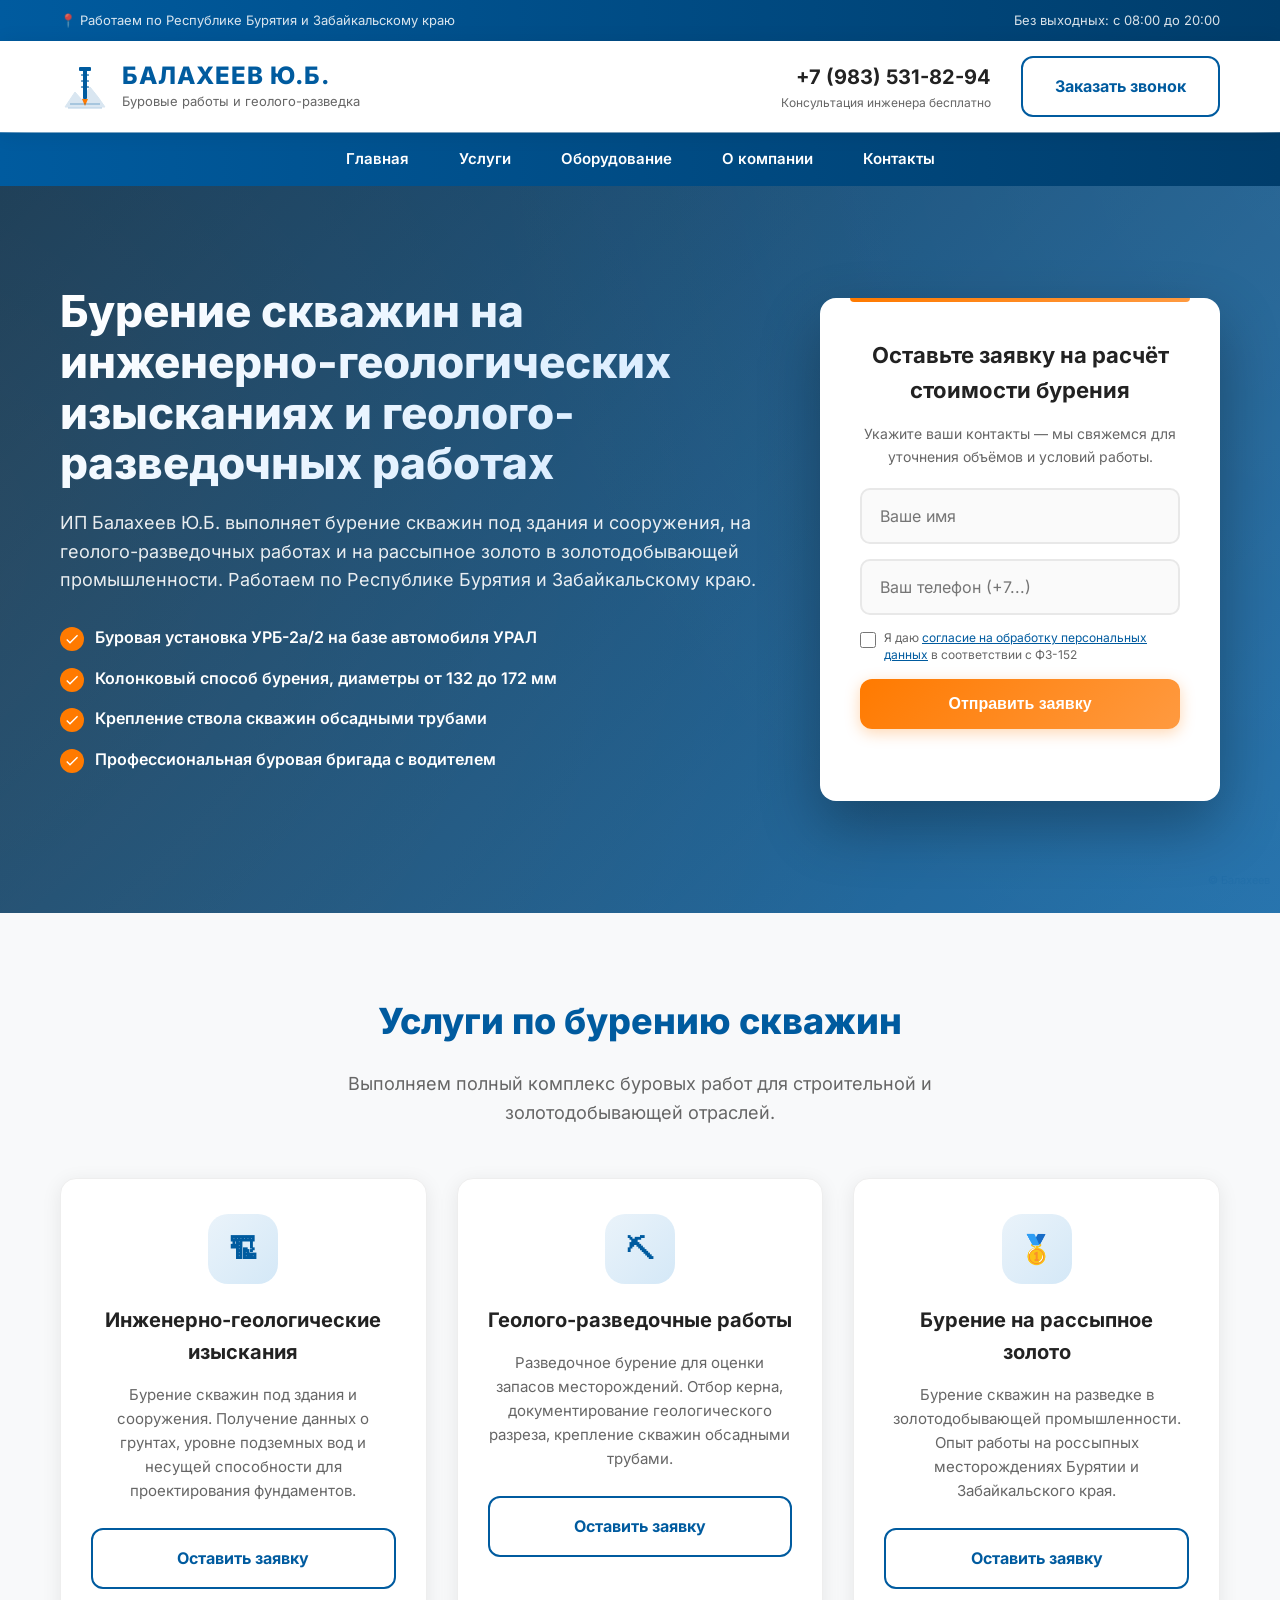
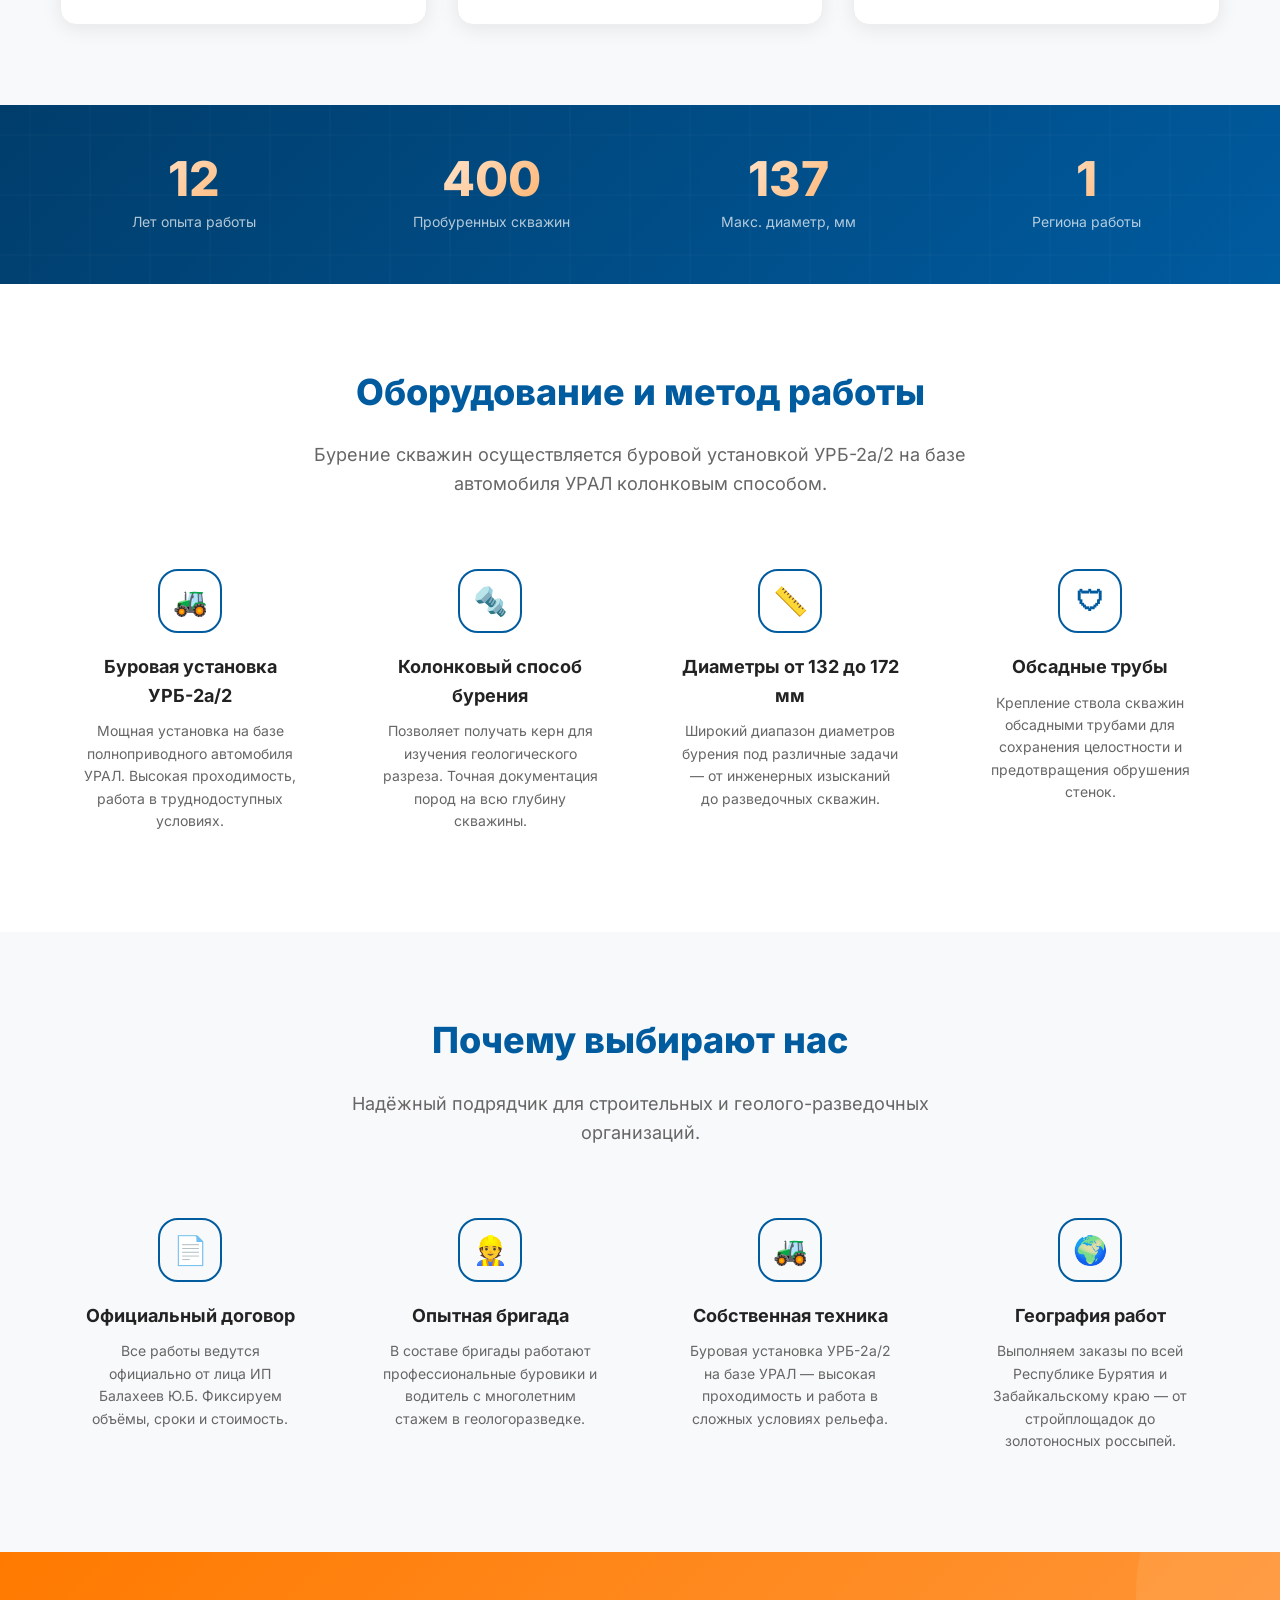
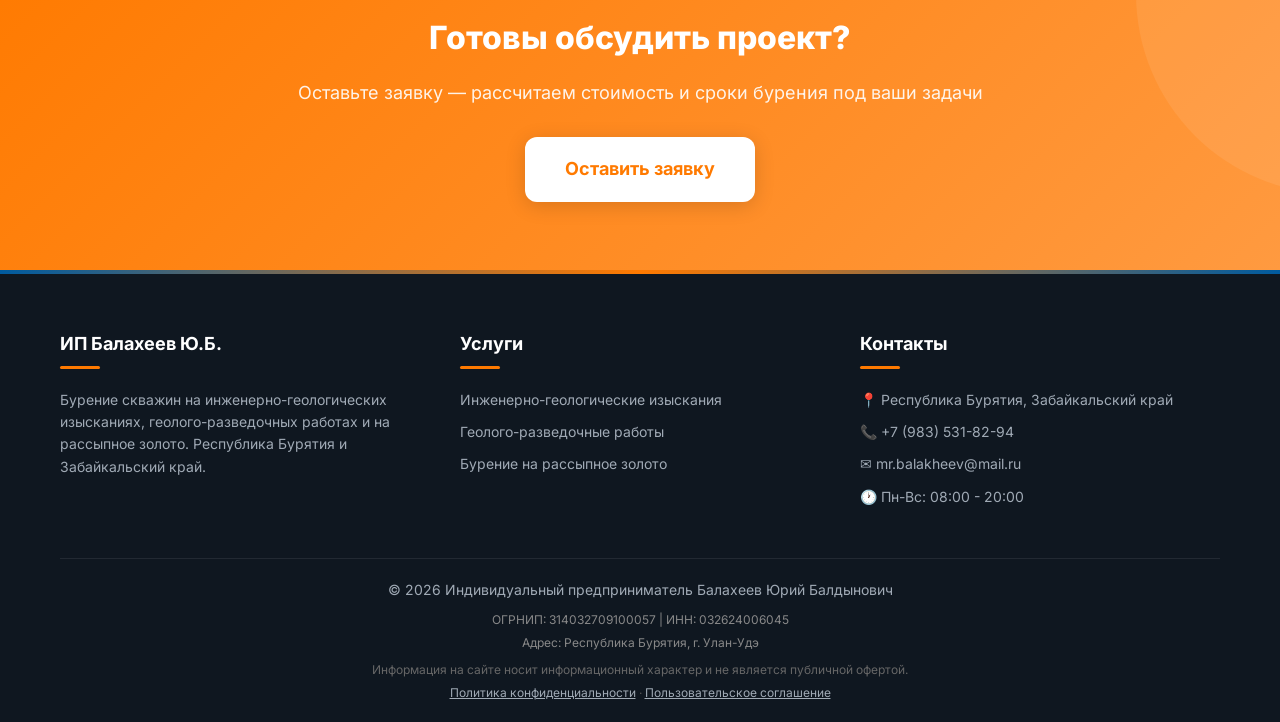
<file: index.html>
<!DOCTYPE html>
<html lang="ru">
<head>
    <meta charset="UTF-8">
    <meta name="viewport" content="width=device-width, initial-scale=1.0">
    <meta http-equiv="X-Frame-Options" content="SAMEORIGIN">
    <meta http-equiv="X-Content-Type-Options" content="nosniff">
    <meta name="referrer" content="strict-origin-when-cross-origin">
    <title>Бурение скважин | Инженерно-геологические изыскания | ИП Балахеев Ю.Б.</title>

    <!-- SEO мета-теги -->
    <meta name="description" content="Бурение скважин на инженерно-геологических изысканиях, геолого-разведочных работах и на рассыпное золото. ИП Балахеев — буровая установка УРБ-2а/2, колонковое бурение. Бурятия и Забайкальский край.">
    <meta name="keywords" content="бурение скважин, инженерно-геологические изыскания, геолого-разведочные работы, золотодобыча, рассыпное золото, бурение Бурятия, бурение Забайкальский край, УРБ-2а/2">
    <meta name="author" content="ИП Балахеев Ю.Б.">

    <!-- Open Graph -->
    <meta property="og:title" content="Бурение скважин | Инженерно-геологические изыскания | ИП Балахеев">
    <meta property="og:description" content="Бурение скважин на инженерно-геологических изысканиях, геолого-разведке и на рассыпное золото. Собственная техника УРБ-2а/2.">
    <meta property="og:type" content="website">
    <meta property="og:url" content="https://www.burim03.ru/">
    <meta property="og:locale" content="ru_RU">

    <!-- Content Security Policy -->
    <meta http-equiv="Content-Security-Policy" content="default-src 'self'; style-src 'self' 'unsafe-inline'; font-src 'self'; connect-src 'self'; img-src 'self' data:; form-action 'self'; frame-src 'none'; object-src 'none'; base-uri 'self'; frame-ancestors 'self';">

    <!-- Favicon (SVG буровая) -->
    <link rel="icon" href="data:image/svg+xml,<svg xmlns='http://www.w3.org/2000/svg' viewBox='0 0 50 50'><rect x='23' y='5' width='4' height='35' rx='1' fill='%23005b9f'/><rect x='19' y='5' width='12' height='4' rx='1' fill='%23005b9f'/><polygon points='22,40 25,48 28,40' fill='%23ff7a00'/><rect x='15' y='42' width='20' height='4' rx='2' fill='%23005b9f' opacity='0.4'/></svg>">

    <link rel="stylesheet" href="style.css?v=3.0">

    <!-- Schema.org LocalBusiness -->
    <script type="application/ld+json">
    {
        "@context": "https://schema.org",
        "@type": "LocalBusiness",
        "name": "ИП Балахеев Ю.Б. — Бурение скважин, инженерно-геологические изыскания",
        "description": "Бурение скважин на инженерно-геологических изысканиях, геолого-разведочных работах и на рассыпное золото. Бурятия и Забайкальский край.",
        "telephone": "+79835318294",
        "email": "mr.balakheev@mail.ru",
        "address": {
            "@type": "PostalAddress",
            "addressLocality": "Улан-Удэ",
            "addressRegion": "Республика Бурятия",
            "addressCountry": "RU"
        },
        "openingHours": "Mo-Su 08:00-20:00",
        "url": "https://www.burim03.ru/"
    }
    </script>
</head>
<body>

    <!-- Верхняя полоска (Top Bar) -->
    <div class="top-bar">
        <div class="container">
            <div>📍 Работаем по Республике Бурятия и Забайкальскому краю</div>
            <div>Без выходных: с 08:00 до 20:00</div>
        </div>
    </div>

    <!-- Шапка (Header) -->
    <header class="header">
        <div class="container">
            <a href="#" class="logo-block" onclick="window.scrollTo({top:0,behavior:'smooth'});return false;">
                <div class="logo-icon-text">
                    <svg class="logo-svg" viewBox="0 0 50 50" xmlns="http://www.w3.org/2000/svg">
                        <!-- Горная порода (фон) -->
                        <path d="M5 45 L15 30 L22 38 L30 25 L38 35 L45 45 Z" fill="#005b9f" opacity="0.15" stroke="#005b9f" stroke-width="1"/>
                        <!-- Буровая труба -->
                        <rect x="23" y="5" width="4" height="32" rx="1" fill="#005b9f"/>
                        <rect x="19" y="5" width="12" height="4" rx="1" fill="#005b9f"/>
                        <rect x="21" y="12" width="8" height="2" rx="0.5" fill="#005b9f" opacity="0.6"/>
                        <rect x="21" y="18" width="8" height="2" rx="0.5" fill="#005b9f" opacity="0.6"/>
                        <rect x="21" y="24" width="8" height="2" rx="0.5" fill="#005b9f" opacity="0.6"/>
                        <!-- Наконечник бура -->
                        <polygon points="22,37 25,44 28,37" fill="#ff7a00"/>
                        <!-- Слои грунта -->
                        <line x1="10" y1="42" x2="40" y2="42" stroke="#005b9f" stroke-width="1.5" opacity="0.3"/>
                        <line x1="8" y1="46" x2="42" y2="46" stroke="#005b9f" stroke-width="1.5" opacity="0.2"/>
                    </svg>
                    <div>
                        <div class="logo-title">Балахеев Ю.Б.</div>
                        <div class="logo-desc">Буровые работы и геолого-разведка</div>
                    </div>
                </div>
            </a>
            
            <div class="header-contacts">
                <div class="phone-block">
                    <a href="tel:+79835318294" class="phone-number">+7 (983) 531-82-94</a>
                    <div class="work-time">Консультация инженера бесплатно</div>
                </div>
                <a href="#form-section" class="btn btn-outline">Заказать звонок</a>
            </div>

            <!-- Гамбургер-меню (мобильное) -->
            <button class="hamburger" id="hamburgerBtn" aria-label="Меню">
                <span></span><span></span><span></span>
            </button>
        </div>
    </header>

    <!-- Навигационное меню -->
    <nav class="nav-menu">
        <ul>
            <li><a href="#hero">Главная</a></li>
            <li><a href="#services">Услуги</a></li>
            <li><a href="#equipment">Оборудование</a></li>
            <li><a href="#features">О компании</a></li>
            <li><a href="#footer">Контакты</a></li>
        </ul>
    </nav>

    <!-- Первый экран (Hero) -->
    <section id="hero" class="hero">
        <div class="container">
            <div class="hero-text">
                <h1>Бурение скважин на инженерно-геологических изысканиях и геолого-разведочных работах</h1>
                <p>ИП Балахеев Ю.Б. выполняет бурение скважин под здания и сооружения, на геолого-разведочных работах и на рассыпное золото в золотодобывающей промышленности. Работаем по Республике Бурятия и Забайкальскому краю.</p>

                <ul class="advantages-list">
                    <li>Буровая установка УРБ-2а/2 на базе автомобиля УРАЛ</li>
                    <li>Колонковый способ бурения, диаметры от 132 до 172 мм</li>
                    <li>Крепление ствола скважин обсадными трубами</li>
                    <li>Профессиональная буровая бригада с водителем</li>
                </ul>
            </div>
            
            <!-- Открытая форма заявки (Конверсионный элемент) -->
            <div class="hero-form" id="form-section">
                <h3>Оставьте заявку на расчёт стоимости бурения</h3>
                <p>Укажите ваши контакты — мы свяжемся для уточнения объёмов и условий работы.</p>
                <form id="topForm">
                    <!-- Honeypot (скрытое поле для защиты от ботов) -->
                    <div style="position:absolute;left:-9999px;" aria-hidden="true">
                        <input type="text" name="hp_field" tabindex="-1" autocomplete="off">
                    </div>
                    <input type="text" id="userName" name="name" class="input-field" placeholder="Ваше имя" maxlength="50" required>
                    <input type="tel" id="userPhone" name="phone" class="input-field" placeholder="Ваш телефон (+7...)" maxlength="18" required>
                    <label class="consent-label">
                        <input type="checkbox" id="consentCheckbox" required>
                        <span>Я даю <a href="privacy.html" target="_blank" rel="noopener noreferrer">согласие на обработку персональных данных</a> в соответствии с ФЗ-152</span>
                    </label>
                    <button type="submit" class="btn btn-block">Отправить заявку</button>
                    <div class="form-success" data-original="Спасибо! Мы свяжемся с вами в ближайшее время."></div>
                </form>
            </div>
        </div>
    </section>

    <!-- Услуги по бурению скважин -->
    <section id="services" class="section section-light">
        <div class="container">
            <h2 class="section-title animate-on-scroll">Услуги по бурению скважин</h2>
            <p class="section-subtitle animate-on-scroll">Выполняем полный комплекс буровых работ для строительной и золотодобывающей отраслей.</p>

            <div class="cards-grid animate-on-scroll">
                <div class="card">
                    <div class="card-icon">🏗</div>
                    <h3>Инженерно-геологические изыскания</h3>
                    <p>Бурение скважин под здания и сооружения. Получение данных о грунтах, уровне подземных вод и несущей способности для проектирования фундаментов.</p>
                    <a href="#form-section" class="btn btn-outline btn-block">Оставить заявку</a>
                </div>

                <div class="card">
                    <div class="card-icon">⛏</div>
                    <h3>Геолого-разведочные работы</h3>
                    <p>Разведочное бурение для оценки запасов месторождений. Отбор керна, документирование геологического разреза, крепление скважин обсадными трубами.</p>
                    <a href="#form-section" class="btn btn-outline btn-block">Оставить заявку</a>
                </div>

                <div class="card">
                    <div class="card-icon">🥇</div>
                    <h3>Бурение на рассыпное золото</h3>
                    <p>Бурение скважин на разведке в золотодобывающей промышленности. Опыт работы на россыпных месторождениях Бурятии и Забайкальского края.</p>
                    <a href="#form-section" class="btn btn-outline btn-block">Оставить заявку</a>
                </div>
            </div>
        </div>
    </section>

    <!-- Счётчик цифр -->
    <section class="counter-section">
        <div class="container">
            <div class="counter-grid">
                <div class="counter-item">
                    <div class="counter-number" data-target="15">0</div>
                    <div class="counter-label">Лет опыта работы</div>
                </div>
                <div class="counter-item">
                    <div class="counter-number" data-target="500">0</div>
                    <div class="counter-label">Пробуренных скважин</div>
                </div>
                <div class="counter-item">
                    <div class="counter-number" data-target="172">0</div>
                    <div class="counter-label">Макс. диаметр, мм</div>
                </div>
                <div class="counter-item">
                    <div class="counter-number" data-target="2">0</div>
                    <div class="counter-label">Региона работы</div>
                </div>
            </div>
        </div>
    </section>

    <!-- Оборудование и метод работы -->
    <section id="equipment" class="section">
        <div class="container">
            <h2 class="section-title animate-on-scroll">Оборудование и метод работы</h2>
            <p class="section-subtitle animate-on-scroll">Бурение скважин осуществляется буровой установкой УРБ-2а/2 на базе автомобиля УРАЛ колонковым способом.</p>

            <div class="features-grid animate-on-scroll">
                <div class="feature-item">
                    <div class="card-icon">🚜</div>
                    <h4>Буровая установка УРБ-2а/2</h4>
                    <p>Мощная установка на базе полноприводного автомобиля УРАЛ. Высокая проходимость, работа в труднодоступных условиях.</p>
                </div>
                <div class="feature-item">
                    <div class="card-icon">🔩</div>
                    <h4>Колонковый способ бурения</h4>
                    <p>Позволяет получать керн для изучения геологического разреза. Точная документация пород на всю глубину скважины.</p>
                </div>
                <div class="feature-item">
                    <div class="card-icon">📏</div>
                    <h4>Диаметры от 132 до 172 мм</h4>
                    <p>Широкий диапазон диаметров бурения под различные задачи — от инженерных изысканий до разведочных скважин.</p>
                </div>
                <div class="feature-item">
                    <div class="card-icon">🛡</div>
                    <h4>Обсадные трубы</h4>
                    <p>Крепление ствола скважин обсадными трубами для сохранения целостности и предотвращения обрушения стенок.</p>
                </div>
            </div>
        </div>
    </section>

    <!-- Преимущества (О компании) -->
    <section id="features" class="section section-light">
        <div class="container">
            <h2 class="section-title animate-on-scroll">Почему выбирают нас</h2>
            <p class="section-subtitle animate-on-scroll">Надёжный подрядчик для строительных и геолого-разведочных организаций.</p>

            <div class="features-grid animate-on-scroll">
                <div class="feature-item">
                    <div class="card-icon">📄</div>
                    <h4>Официальный договор</h4>
                    <p>Все работы ведутся официально от лица ИП Балахеев Ю.Б. Фиксируем объёмы, сроки и стоимость.</p>
                </div>
                <div class="feature-item">
                    <div class="card-icon">👷</div>
                    <h4>Опытная бригада</h4>
                    <p>В составе бригады работают профессиональные буровики и водитель с многолетним стажем в геологоразведке.</p>
                </div>
                <div class="feature-item">
                    <div class="card-icon">🚜</div>
                    <h4>Собственная техника</h4>
                    <p>Буровая установка УРБ-2а/2 на базе УРАЛ — высокая проходимость и работа в сложных условиях рельефа.</p>
                </div>
                <div class="feature-item">
                    <div class="card-icon">🌍</div>
                    <h4>География работ</h4>
                    <p>Выполняем заказы по всей Республике Бурятия и Забайкальскому краю — от стройплощадок до золотоносных россыпей.</p>
                </div>
            </div>
        </div>
    </section>

    <!-- CTA-секция -->
    <section class="cta-section">
        <div class="container">
            <h2>Готовы обсудить проект?</h2>
            <p>Оставьте заявку — рассчитаем стоимость и сроки бурения под ваши задачи</p>
            <a href="#form-section" class="btn">Оставить заявку</a>
        </div>
    </section>

    <!-- Кнопка наверх -->
    <button class="scroll-top" id="scrollTopBtn" aria-label="Наверх">&#8593;</button>

    <!-- Подвал -->
    <footer id="footer" class="footer">
        <div class="container">
            <div class="footer-grid">
                <div class="footer-col">
                    <h4>ИП Балахеев Ю.Б.</h4>
                    <p>Бурение скважин на инженерно-геологических изысканиях, геолого-разведочных работах и на рассыпное золото. Республика Бурятия и Забайкальский край.</p>
                </div>
                <div class="footer-col">
                    <h4>Услуги</h4>
                    <ul>
                        <li><a href="#services">Инженерно-геологические изыскания</a></li>
                        <li><a href="#services">Геолого-разведочные работы</a></li>
                        <li><a href="#services">Бурение на рассыпное золото</a></li>
                    </ul>
                </div>
                <div class="footer-col">
                    <h4>Контакты</h4>
                    <ul>
                        <li>📍 Республика Бурятия, Забайкальский край</li>
                        <li>📞 +7 (983) 531-82-94</li>
                        <li>✉ mr.balakheev@mail.ru</li>
                        <li>🕐 Пн-Вс: 08:00 - 20:00</li>
                    </ul>
                </div>
            </div>
            <div class="footer-bottom">
                <p>© 2026 Индивидуальный предприниматель Балахеев Юрий Балдынович</p>
                <p style="font-size: 12px; margin-top: 8px; color: #888;">ОГРНИП: 314032709100057 | ИНН: 032624006045</p>
                <p style="font-size: 12px; margin-top: 4px; color: #888;">Адрес: Республика Бурятия, г. Улан-Удэ</p>
                <p style="font-size: 12px; margin-top: 8px; color: #666;">Информация на сайте носит информационный характер и не является публичной офертой.</p>
                <p style="font-size: 12px; margin-top: 4px;">
                    <a href="privacy.html" style="color: #a0aab5;">Политика конфиденциальности</a>
                    <span style="color:#555;"> &middot; </span>
                    <a href="terms.html" style="color: #a0aab5;">Пользовательское соглашение</a>
                </p>
            </div>
        </div>
    </footer>

    <!-- Основной скрипт -->
    <script src="script.js?v=3.0"></script>
</body>
</html>
</file>
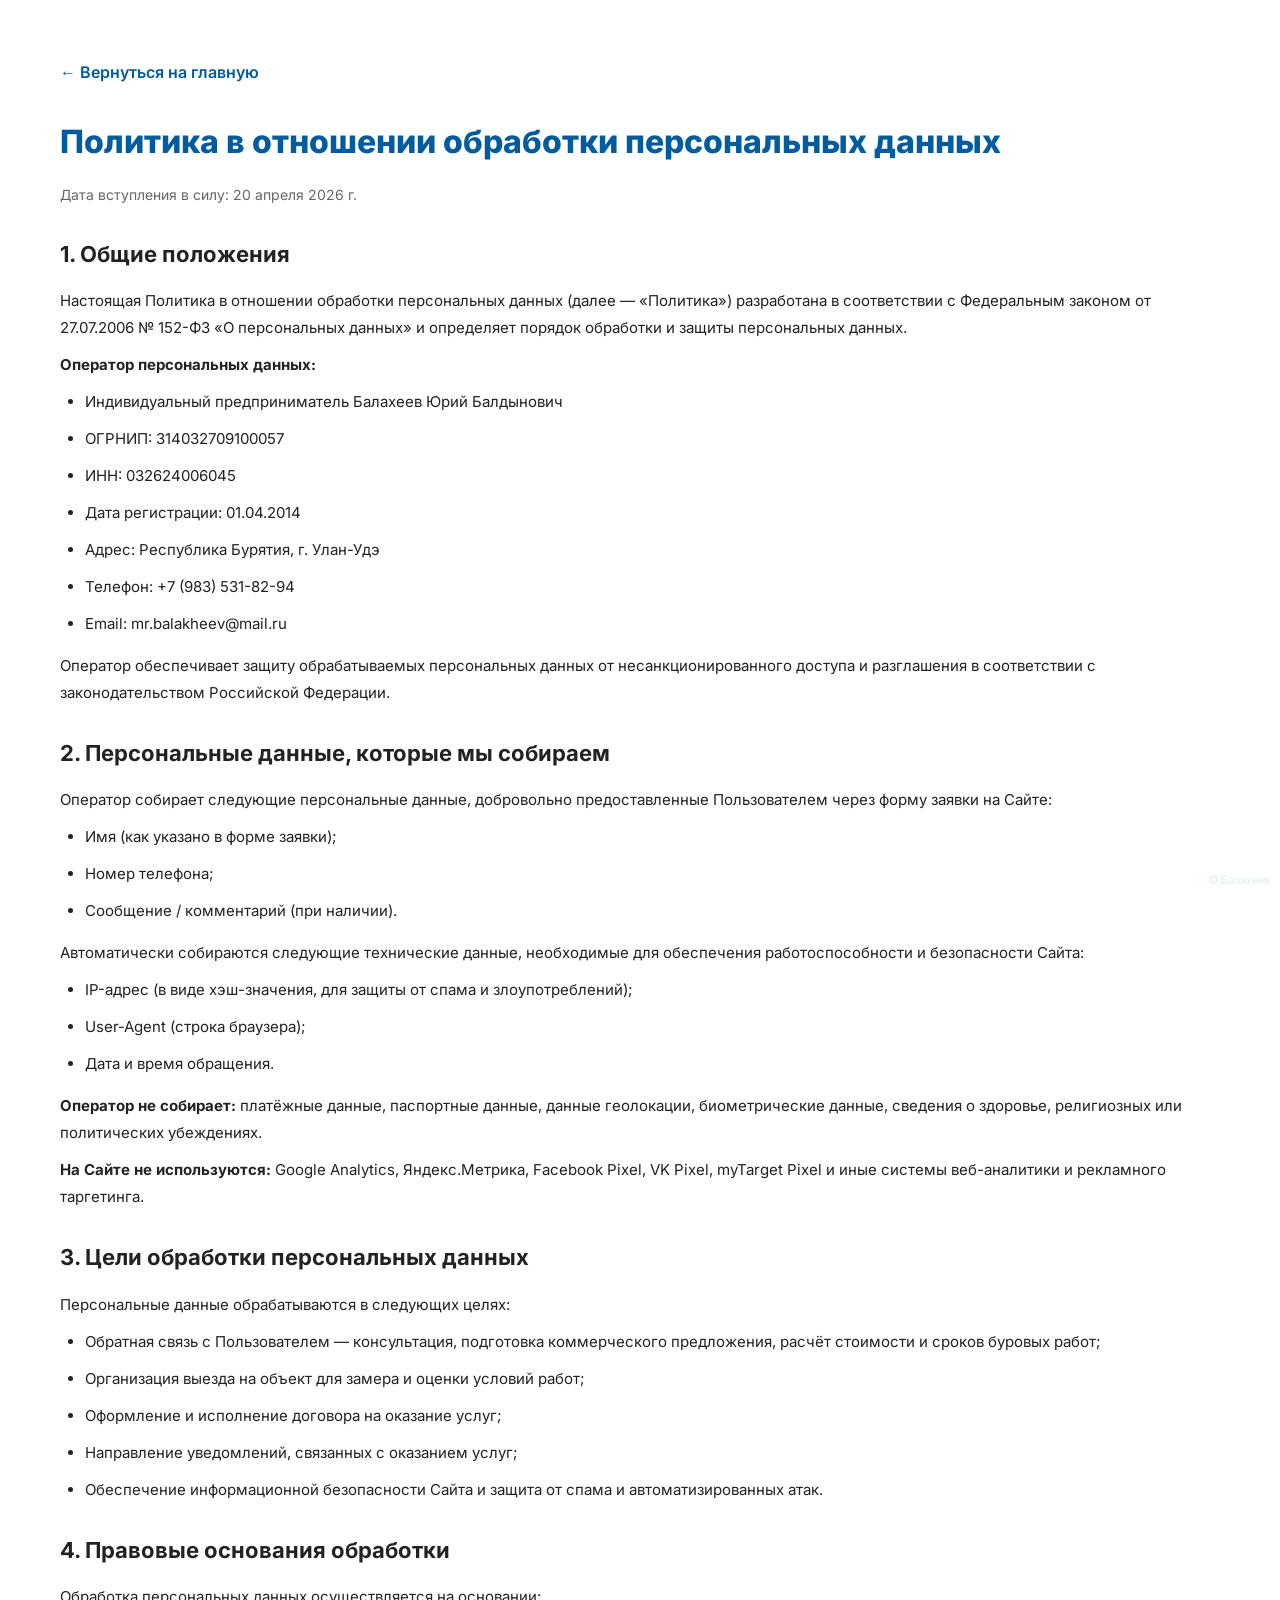
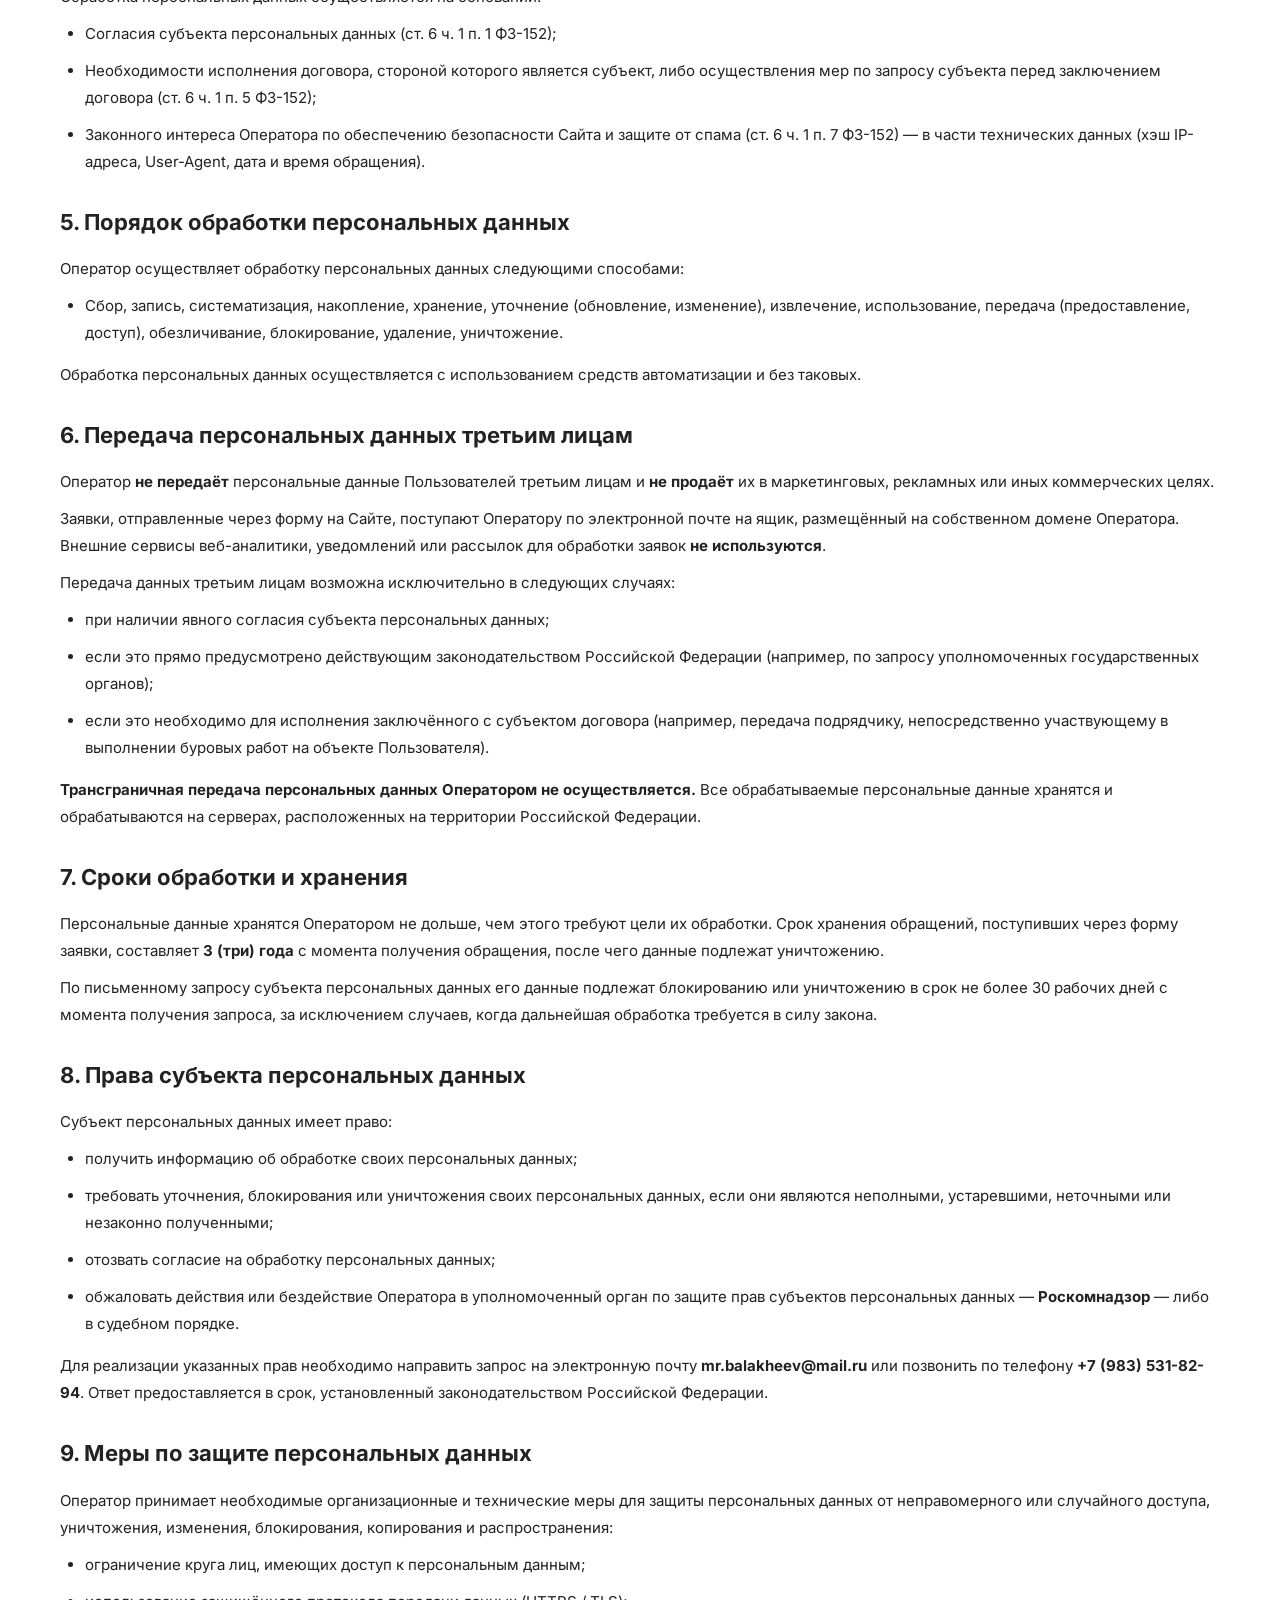
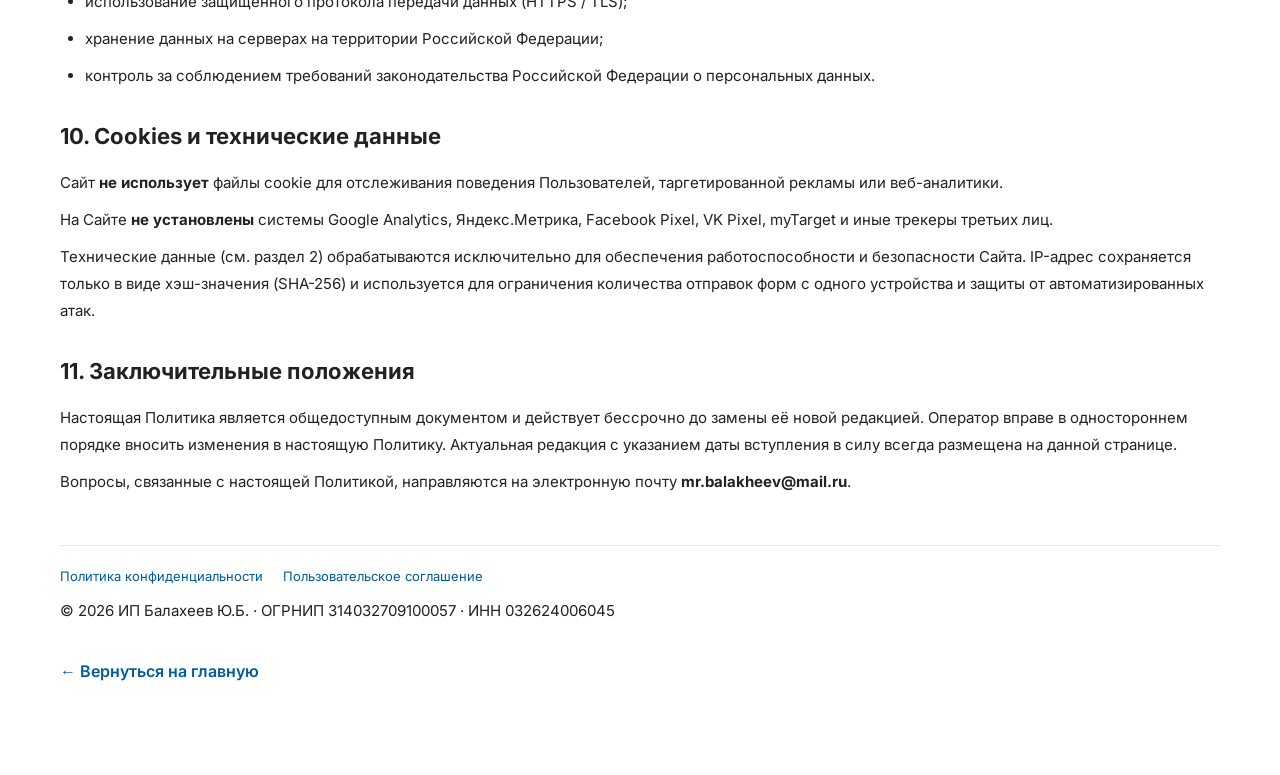
<file: privacy.html>
<!DOCTYPE html>
<html lang="ru">
<head>
    <meta charset="UTF-8">
    <meta name="viewport" content="width=device-width, initial-scale=1.0">
    <meta http-equiv="X-Frame-Options" content="SAMEORIGIN">
    <meta http-equiv="X-Content-Type-Options" content="nosniff">
    <meta http-equiv="Content-Security-Policy" content="default-src 'self'; style-src 'self' 'unsafe-inline'; font-src 'self'; connect-src 'self'; img-src 'self' data:; form-action 'self'; base-uri 'self'; frame-ancestors 'self';">
    <meta name="referrer" content="strict-origin-when-cross-origin">
    <title>Политика конфиденциальности | ИП Балахеев Ю.Б.</title>
    <link rel="stylesheet" href="style.css?v=3.0">
    <style>
        .privacy-page { padding: 60px 0; }
        .privacy-page h1 { font-size: 32px; font-weight: 800; color: var(--primary-blue); margin-bottom: 15px; }
        .privacy-page .effective-date { color: var(--text-gray); font-size: 14px; margin-bottom: 30px; }
        .doc-footer { margin-top: 50px; padding-top: 20px; border-top: 1px solid #e5e7eb; font-size: 13px; color: var(--text-gray); }
        .doc-footer a { color: var(--primary-blue); text-decoration: none; margin-right: 16px; }
        .doc-footer a:hover { text-decoration: underline; }
        .privacy-page h2 { font-size: 22px; font-weight: 700; margin-top: 30px; margin-bottom: 15px; }
        .privacy-page p, .privacy-page li { font-size: 15px; line-height: 1.8; color: var(--text-dark); margin-bottom: 10px; }
        .privacy-page ul { padding-left: 25px; margin-bottom: 15px; }
        .privacy-page a { color: var(--primary-blue); }
        .back-link { display: inline-block; margin-bottom: 30px; color: var(--primary-blue); text-decoration: none; font-weight: 600; }
        .back-link:hover { text-decoration: underline; }
    </style>
</head>
<body>
    <div class="privacy-page">
        <div class="container">
            <a href="index.html" class="back-link">&larr; Вернуться на главную</a>

            <h1>Политика в отношении обработки персональных данных</h1>
            <p class="effective-date">Дата вступления в силу: 20 апреля 2026 г.</p>

            <h2>1. Общие положения</h2>
            <p>Настоящая Политика в отношении обработки персональных данных (далее — «Политика») разработана в соответствии с Федеральным законом от 27.07.2006 № 152-ФЗ «О персональных данных» и определяет порядок обработки и защиты персональных данных.</p>

            <p><strong>Оператор персональных данных:</strong></p>
            <ul>
                <li>Индивидуальный предприниматель Балахеев Юрий Балдынович</li>
                <li>ОГРНИП: 314032709100057</li>
                <li>ИНН: 032624006045</li>
                <li>Дата регистрации: 01.04.2014</li>
                <li>Адрес: Республика Бурятия, г. Улан-Удэ</li>
                <li>Телефон: +7 (983) 531-82-94</li>
                <li>Email: mr.balakheev@mail.ru</li>
            </ul>

            <p>Оператор обеспечивает защиту обрабатываемых персональных данных от несанкционированного доступа и разглашения в соответствии с законодательством Российской Федерации.</p>

            <h2>2. Персональные данные, которые мы собираем</h2>
            <p>Оператор собирает следующие персональные данные, добровольно предоставленные Пользователем через форму заявки на Сайте:</p>
            <ul>
                <li>Имя (как указано в форме заявки);</li>
                <li>Номер телефона;</li>
                <li>Сообщение / комментарий (при наличии).</li>
            </ul>
            <p>Автоматически собираются следующие технические данные, необходимые для обеспечения работоспособности и безопасности Сайта:</p>
            <ul>
                <li>IP-адрес (в виде хэш-значения, для защиты от спама и злоупотреблений);</li>
                <li>User-Agent (строка браузера);</li>
                <li>Дата и время обращения.</li>
            </ul>
            <p><strong>Оператор не собирает:</strong> платёжные данные, паспортные данные, данные геолокации, биометрические данные, сведения о здоровье, религиозных или политических убеждениях.</p>
            <p><strong>На Сайте не используются:</strong> Google Analytics, Яндекс.Метрика, Facebook Pixel, VK Pixel, myTarget Pixel и иные системы веб-аналитики и рекламного таргетинга.</p>

            <h2>3. Цели обработки персональных данных</h2>
            <p>Персональные данные обрабатываются в следующих целях:</p>
            <ul>
                <li>Обратная связь с Пользователем — консультация, подготовка коммерческого предложения, расчёт стоимости и сроков буровых работ;</li>
                <li>Организация выезда на объект для замера и оценки условий работ;</li>
                <li>Оформление и исполнение договора на оказание услуг;</li>
                <li>Направление уведомлений, связанных с оказанием услуг;</li>
                <li>Обеспечение информационной безопасности Сайта и защита от спама и автоматизированных атак.</li>
            </ul>

            <h2>4. Правовые основания обработки</h2>
            <p>Обработка персональных данных осуществляется на основании:</p>
            <ul>
                <li>Согласия субъекта персональных данных (ст. 6 ч. 1 п. 1 ФЗ-152);</li>
                <li>Необходимости исполнения договора, стороной которого является субъект, либо осуществления мер по запросу субъекта перед заключением договора (ст. 6 ч. 1 п. 5 ФЗ-152);</li>
                <li>Законного интереса Оператора по обеспечению безопасности Сайта и защите от спама (ст. 6 ч. 1 п. 7 ФЗ-152) — в части технических данных (хэш IP-адреса, User-Agent, дата и время обращения).</li>
            </ul>

            <h2>5. Порядок обработки персональных данных</h2>
            <p>Оператор осуществляет обработку персональных данных следующими способами:</p>
            <ul>
                <li>Сбор, запись, систематизация, накопление, хранение, уточнение (обновление, изменение), извлечение, использование, передача (предоставление, доступ), обезличивание, блокирование, удаление, уничтожение.</li>
            </ul>
            <p>Обработка персональных данных осуществляется с использованием средств автоматизации и без таковых.</p>

            <h2>6. Передача персональных данных третьим лицам</h2>
            <p>Оператор <strong>не передаёт</strong> персональные данные Пользователей третьим лицам и <strong>не продаёт</strong> их в маркетинговых, рекламных или иных коммерческих целях.</p>
            <p>Заявки, отправленные через форму на Сайте, поступают Оператору по электронной почте на ящик, размещённый на собственном домене Оператора. Внешние сервисы веб-аналитики, уведомлений или рассылок для обработки заявок <strong>не используются</strong>.</p>
            <p>Передача данных третьим лицам возможна исключительно в следующих случаях:</p>
            <ul>
                <li>при наличии явного согласия субъекта персональных данных;</li>
                <li>если это прямо предусмотрено действующим законодательством Российской Федерации (например, по запросу уполномоченных государственных органов);</li>
                <li>если это необходимо для исполнения заключённого с субъектом договора (например, передача подрядчику, непосредственно участвующему в выполнении буровых работ на объекте Пользователя).</li>
            </ul>
            <p><strong>Трансграничная передача персональных данных Оператором не осуществляется.</strong> Все обрабатываемые персональные данные хранятся и обрабатываются на серверах, расположенных на территории Российской Федерации.</p>

            <h2>7. Сроки обработки и хранения</h2>
            <p>Персональные данные хранятся Оператором не дольше, чем этого требуют цели их обработки. Срок хранения обращений, поступивших через форму заявки, составляет <strong>3 (три) года</strong> с момента получения обращения, после чего данные подлежат уничтожению.</p>
            <p>По письменному запросу субъекта персональных данных его данные подлежат блокированию или уничтожению в срок не более 30 рабочих дней с момента получения запроса, за исключением случаев, когда дальнейшая обработка требуется в силу закона.</p>

            <h2>8. Права субъекта персональных данных</h2>
            <p>Субъект персональных данных имеет право:</p>
            <ul>
                <li>получить информацию об обработке своих персональных данных;</li>
                <li>требовать уточнения, блокирования или уничтожения своих персональных данных, если они являются неполными, устаревшими, неточными или незаконно полученными;</li>
                <li>отозвать согласие на обработку персональных данных;</li>
                <li>обжаловать действия или бездействие Оператора в уполномоченный орган по защите прав субъектов персональных данных — <strong>Роскомнадзор</strong> — либо в судебном порядке.</li>
            </ul>
            <p>Для реализации указанных прав необходимо направить запрос на электронную почту <strong>mr.balakheev@mail.ru</strong> или позвонить по телефону <strong>+7 (983) 531-82-94</strong>. Ответ предоставляется в срок, установленный законодательством Российской Федерации.</p>

            <h2>9. Меры по защите персональных данных</h2>
            <p>Оператор принимает необходимые организационные и технические меры для защиты персональных данных от неправомерного или случайного доступа, уничтожения, изменения, блокирования, копирования и распространения:</p>
            <ul>
                <li>ограничение круга лиц, имеющих доступ к персональным данным;</li>
                <li>использование защищённого протокола передачи данных (HTTPS / TLS);</li>
                <li>хранение данных на серверах на территории Российской Федерации;</li>
                <li>контроль за соблюдением требований законодательства Российской Федерации о персональных данных.</li>
            </ul>

            <h2>10. Cookies и технические данные</h2>
            <p>Сайт <strong>не использует</strong> файлы cookie для отслеживания поведения Пользователей, таргетированной рекламы или веб-аналитики.</p>
            <p>На Сайте <strong>не установлены</strong> системы Google Analytics, Яндекс.Метрика, Facebook Pixel, VK Pixel, myTarget и иные трекеры третьих лиц.</p>
            <p>Технические данные (см. раздел 2) обрабатываются исключительно для обеспечения работоспособности и безопасности Сайта. IP-адрес сохраняется только в виде хэш-значения (SHA-256) и используется для ограничения количества отправок форм с одного устройства и защиты от автоматизированных атак.</p>

            <h2>11. Заключительные положения</h2>
            <p>Настоящая Политика является общедоступным документом и действует бессрочно до замены её новой редакцией. Оператор вправе в одностороннем порядке вносить изменения в настоящую Политику. Актуальная редакция с указанием даты вступления в силу всегда размещена на данной странице.</p>
            <p>Вопросы, связанные с настоящей Политикой, направляются на электронную почту <strong>mr.balakheev@mail.ru</strong>.</p>

            <div class="doc-footer">
                <a href="privacy.html">Политика конфиденциальности</a>
                <a href="terms.html">Пользовательское соглашение</a>
                <p style="margin-top: 10px;">© 2026 ИП Балахеев Ю.Б. · ОГРНИП 314032709100057 · ИНН 032624006045</p>
            </div>

            <br>
            <a href="index.html" class="back-link">&larr; Вернуться на главную</a>
        </div>
    </div>
</body>
</html>
</file>
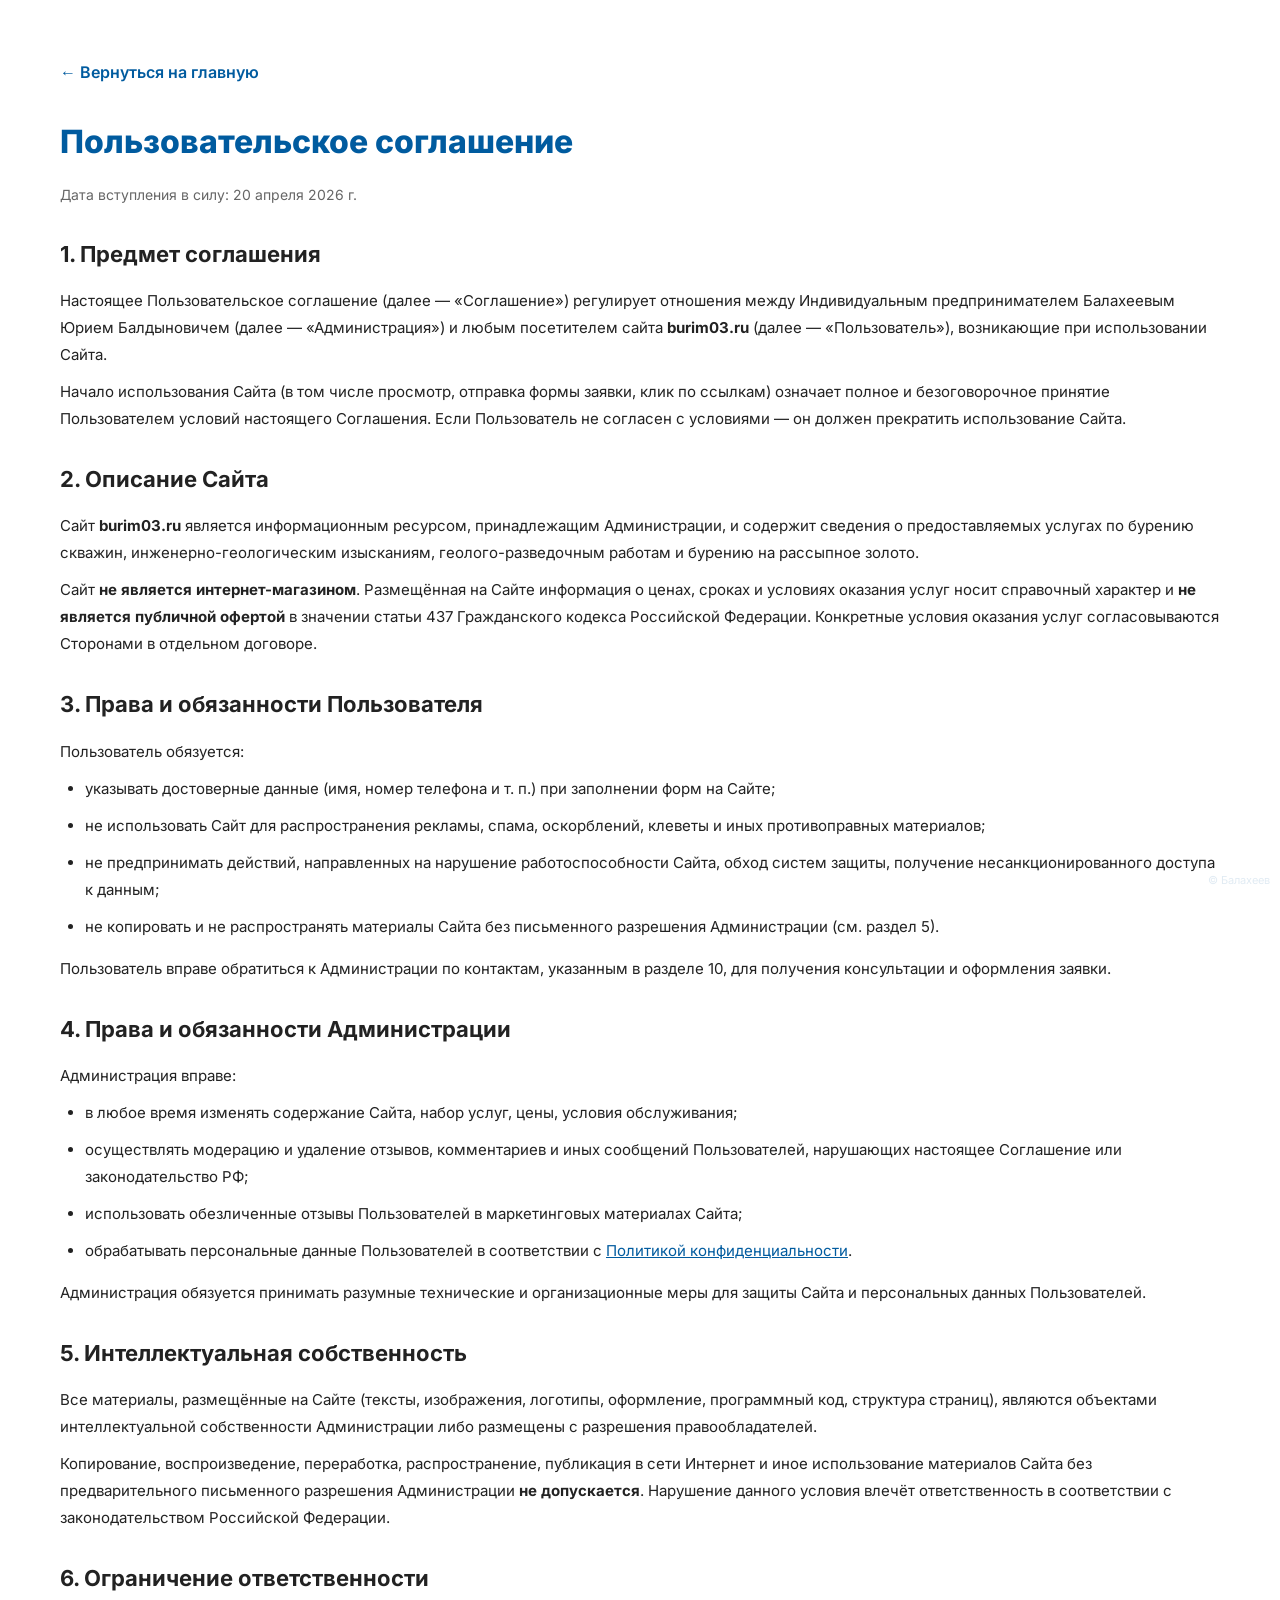
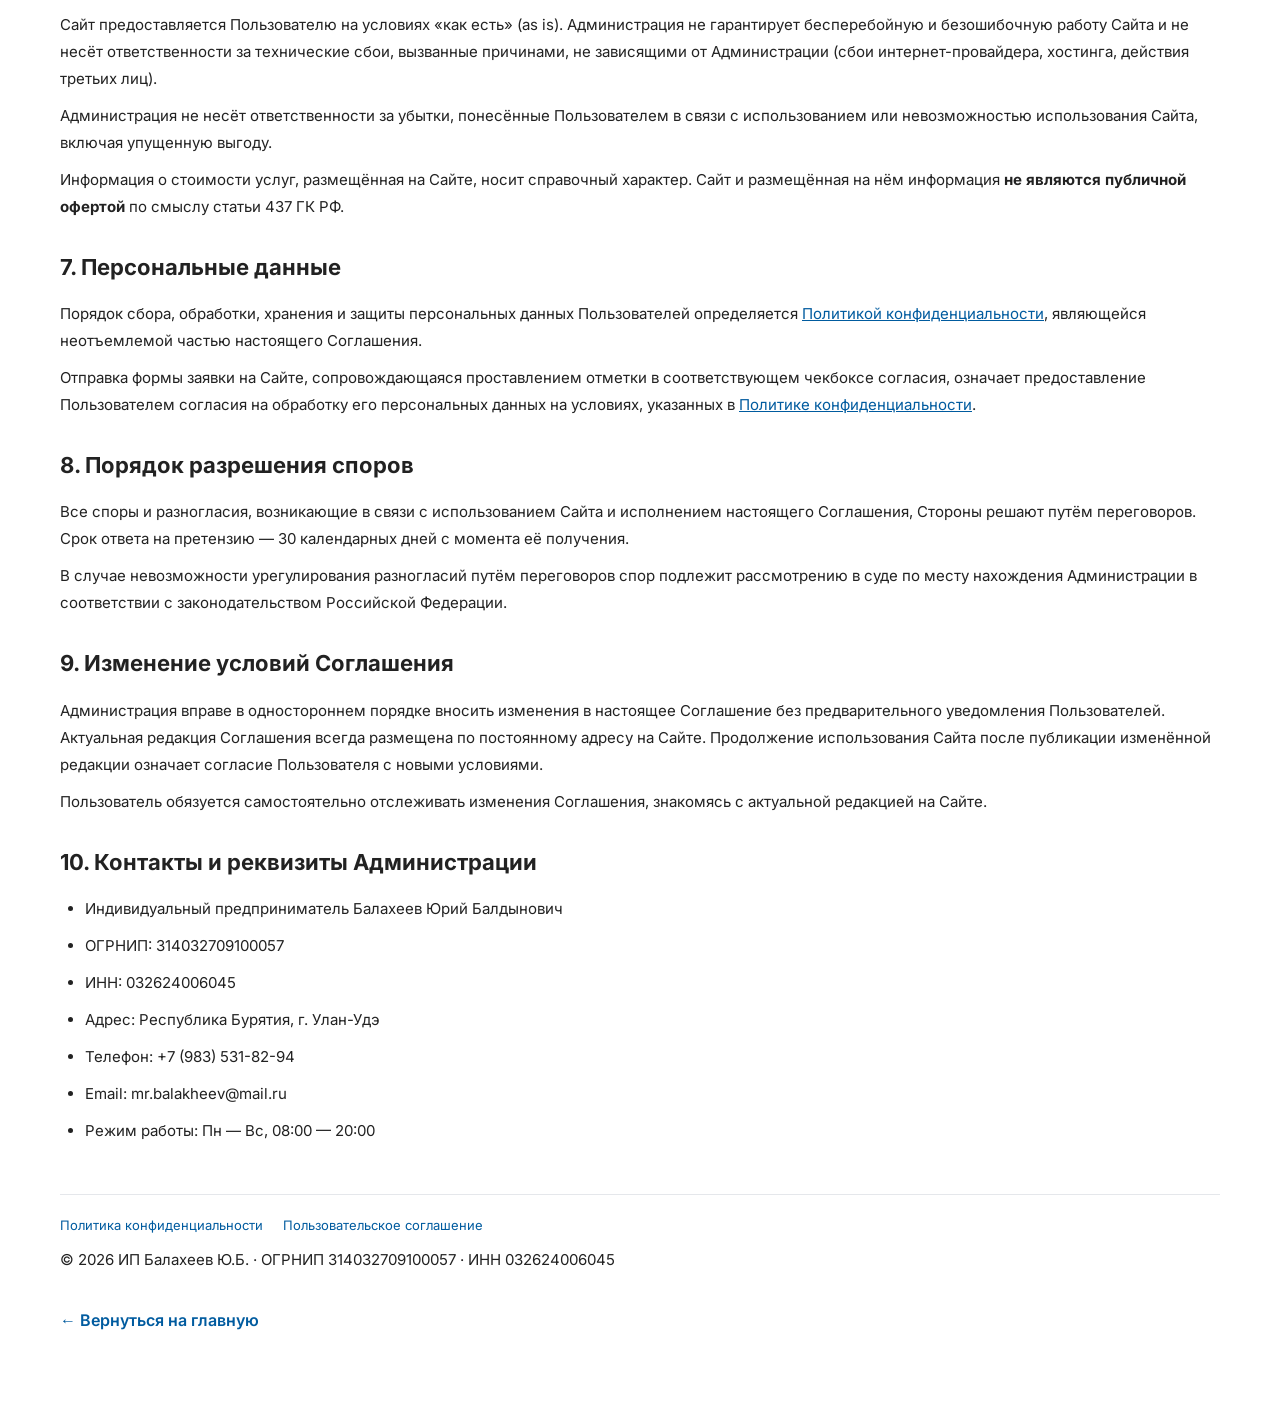
<file: terms.html>
<!DOCTYPE html>
<html lang="ru">
<head>
    <meta charset="UTF-8">
    <meta name="viewport" content="width=device-width, initial-scale=1.0">
    <meta http-equiv="X-Frame-Options" content="SAMEORIGIN">
    <meta http-equiv="X-Content-Type-Options" content="nosniff">
    <meta http-equiv="Content-Security-Policy" content="default-src 'self'; style-src 'self' 'unsafe-inline'; font-src 'self'; connect-src 'self'; img-src 'self' data:; form-action 'self'; base-uri 'self'; frame-ancestors 'self';">
    <meta name="referrer" content="strict-origin-when-cross-origin">
    <title>Пользовательское соглашение | ИП Балахеев Ю.Б.</title>
    <link rel="stylesheet" href="style.css">
    <style>
        .privacy-page { padding: 60px 0; }
        .privacy-page h1 { font-size: 32px; font-weight: 800; color: var(--primary-blue); margin-bottom: 15px; }
        .privacy-page .effective-date { color: var(--text-gray); font-size: 14px; margin-bottom: 30px; }
        .privacy-page h2 { font-size: 22px; font-weight: 700; margin-top: 30px; margin-bottom: 15px; }
        .privacy-page p, .privacy-page li { font-size: 15px; line-height: 1.8; color: var(--text-dark); margin-bottom: 10px; }
        .privacy-page ul { padding-left: 25px; margin-bottom: 15px; }
        .privacy-page a { color: var(--primary-blue); }
        .back-link { display: inline-block; margin-bottom: 30px; color: var(--primary-blue); text-decoration: none; font-weight: 600; }
        .back-link:hover { text-decoration: underline; }
        .doc-footer { margin-top: 50px; padding-top: 20px; border-top: 1px solid #e5e7eb; font-size: 13px; color: var(--text-gray); }
        .doc-footer a { color: var(--primary-blue); text-decoration: none; margin-right: 16px; }
        .doc-footer a:hover { text-decoration: underline; }
    </style>
</head>
<body>
    <div class="privacy-page">
        <div class="container">
            <a href="index.html" class="back-link">&larr; Вернуться на главную</a>

            <h1>Пользовательское соглашение</h1>
            <p class="effective-date">Дата вступления в силу: 20 апреля 2026 г.</p>

            <h2>1. Предмет соглашения</h2>
            <p>Настоящее Пользовательское соглашение (далее — «Соглашение») регулирует отношения между Индивидуальным предпринимателем Балахеевым Юрием Балдыновичем (далее — «Администрация») и любым посетителем сайта <strong>burim03.ru</strong> (далее — «Пользователь»), возникающие при использовании Сайта.</p>
            <p>Начало использования Сайта (в том числе просмотр, отправка формы заявки, клик по ссылкам) означает полное и безоговорочное принятие Пользователем условий настоящего Соглашения. Если Пользователь не согласен с условиями — он должен прекратить использование Сайта.</p>

            <h2>2. Описание Сайта</h2>
            <p>Сайт <strong>burim03.ru</strong> является информационным ресурсом, принадлежащим Администрации, и содержит сведения о предоставляемых услугах по бурению скважин, инженерно-геологическим изысканиям, геолого-разведочным работам и бурению на рассыпное золото.</p>
            <p>Сайт <strong>не является интернет-магазином</strong>. Размещённая на Сайте информация о ценах, сроках и условиях оказания услуг носит справочный характер и <strong>не является публичной офертой</strong> в значении статьи 437 Гражданского кодекса Российской Федерации. Конкретные условия оказания услуг согласовываются Сторонами в отдельном договоре.</p>

            <h2>3. Права и обязанности Пользователя</h2>
            <p>Пользователь обязуется:</p>
            <ul>
                <li>указывать достоверные данные (имя, номер телефона и т. п.) при заполнении форм на Сайте;</li>
                <li>не использовать Сайт для распространения рекламы, спама, оскорблений, клеветы и иных противоправных материалов;</li>
                <li>не предпринимать действий, направленных на нарушение работоспособности Сайта, обход систем защиты, получение несанкционированного доступа к данным;</li>
                <li>не копировать и не распространять материалы Сайта без письменного разрешения Администрации (см. раздел 5).</li>
            </ul>
            <p>Пользователь вправе обратиться к Администрации по контактам, указанным в разделе 10, для получения консультации и оформления заявки.</p>

            <h2>4. Права и обязанности Администрации</h2>
            <p>Администрация вправе:</p>
            <ul>
                <li>в любое время изменять содержание Сайта, набор услуг, цены, условия обслуживания;</li>
                <li>осуществлять модерацию и удаление отзывов, комментариев и иных сообщений Пользователей, нарушающих настоящее Соглашение или законодательство РФ;</li>
                <li>использовать обезличенные отзывы Пользователей в маркетинговых материалах Сайта;</li>
                <li>обрабатывать персональные данные Пользователей в соответствии с <a href="privacy.html">Политикой конфиденциальности</a>.</li>
            </ul>
            <p>Администрация обязуется принимать разумные технические и организационные меры для защиты Сайта и персональных данных Пользователей.</p>

            <h2>5. Интеллектуальная собственность</h2>
            <p>Все материалы, размещённые на Сайте (тексты, изображения, логотипы, оформление, программный код, структура страниц), являются объектами интеллектуальной собственности Администрации либо размещены с разрешения правообладателей.</p>
            <p>Копирование, воспроизведение, переработка, распространение, публикация в сети Интернет и иное использование материалов Сайта без предварительного письменного разрешения Администрации <strong>не допускается</strong>. Нарушение данного условия влечёт ответственность в соответствии с законодательством Российской Федерации.</p>

            <h2>6. Ограничение ответственности</h2>
            <p>Сайт предоставляется Пользователю на условиях «как есть» (as is). Администрация не гарантирует бесперебойную и безошибочную работу Сайта и не несёт ответственности за технические сбои, вызванные причинами, не зависящими от Администрации (сбои интернет-провайдера, хостинга, действия третьих лиц).</p>
            <p>Администрация не несёт ответственности за убытки, понесённые Пользователем в связи с использованием или невозможностью использования Сайта, включая упущенную выгоду.</p>
            <p>Информация о стоимости услуг, размещённая на Сайте, носит справочный характер. Сайт и размещённая на нём информация <strong>не являются публичной офертой</strong> по смыслу статьи 437 ГК РФ.</p>

            <h2>7. Персональные данные</h2>
            <p>Порядок сбора, обработки, хранения и защиты персональных данных Пользователей определяется <a href="privacy.html">Политикой конфиденциальности</a>, являющейся неотъемлемой частью настоящего Соглашения.</p>
            <p>Отправка формы заявки на Сайте, сопровождающаяся проставлением отметки в соответствующем чекбоксе согласия, означает предоставление Пользователем согласия на обработку его персональных данных на условиях, указанных в <a href="privacy.html">Политике конфиденциальности</a>.</p>

            <h2>8. Порядок разрешения споров</h2>
            <p>Все споры и разногласия, возникающие в связи с использованием Сайта и исполнением настоящего Соглашения, Стороны решают путём переговоров. Срок ответа на претензию — 30 календарных дней с момента её получения.</p>
            <p>В случае невозможности урегулирования разногласий путём переговоров спор подлежит рассмотрению в суде по месту нахождения Администрации в соответствии с законодательством Российской Федерации.</p>

            <h2>9. Изменение условий Соглашения</h2>
            <p>Администрация вправе в одностороннем порядке вносить изменения в настоящее Соглашение без предварительного уведомления Пользователей. Актуальная редакция Соглашения всегда размещена по постоянному адресу на Сайте. Продолжение использования Сайта после публикации изменённой редакции означает согласие Пользователя с новыми условиями.</p>
            <p>Пользователь обязуется самостоятельно отслеживать изменения Соглашения, знакомясь с актуальной редакцией на Сайте.</p>

            <h2>10. Контакты и реквизиты Администрации</h2>
            <ul>
                <li>Индивидуальный предприниматель Балахеев Юрий Балдынович</li>
                <li>ОГРНИП: 314032709100057</li>
                <li>ИНН: 032624006045</li>
                <li>Адрес: Республика Бурятия, г. Улан-Удэ</li>
                <li>Телефон: +7 (983) 531-82-94</li>
                <li>Email: mr.balakheev@mail.ru</li>
                <li>Режим работы: Пн — Вс, 08:00 — 20:00</li>
            </ul>

            <div class="doc-footer">
                <a href="privacy.html">Политика конфиденциальности</a>
                <a href="terms.html">Пользовательское соглашение</a>
                <p style="margin-top: 10px;">© 2026 ИП Балахеев Ю.Б. · ОГРНИП 314032709100057 · ИНН 032624006045</p>
            </div>

            <br>
            <a href="index.html" class="back-link">&larr; Вернуться на главную</a>
        </div>
    </div>
</body>
</html>
</file>
<file: style.css>
/* ================= ЛОКАЛЬНЫЙ ШРИФТ INTER ================= */
/* Inter v20, subsets cyrillic + latin (merged), лежит в /fonts/ */

@font-face {
    font-family: 'Inter';
    font-style: normal;
    font-weight: 300;
    font-display: swap;
    src: url('fonts/inter-300.woff2') format('woff2');
}
@font-face {
    font-family: 'Inter';
    font-style: normal;
    font-weight: 400;
    font-display: swap;
    src: url('fonts/inter-regular.woff2') format('woff2');
}
@font-face {
    font-family: 'Inter';
    font-style: normal;
    font-weight: 600;
    font-display: swap;
    src: url('fonts/inter-600.woff2') format('woff2');
}
@font-face {
    font-family: 'Inter';
    font-style: normal;
    font-weight: 700;
    font-display: swap;
    src: url('fonts/inter-700.woff2') format('woff2');
}
@font-face {
    font-family: 'Inter';
    font-style: normal;
    font-weight: 800;
    font-display: swap;
    src: url('fonts/inter-800.woff2') format('woff2');
}

/* ================= ПЕРЕМЕННЫЕ (ЦВЕТА И СТИЛИ) ================= */
:root {
    --primary-blue: #005b9f;      /* Фирменный синий */
    --primary-dark: #003d6b;
    --light-blue: #eaf3fa;        /* Светло-синий фон */
    --action-orange: #ff7a00;     /* Оранжевый для кнопок */
    --action-hover: #e66e00;
    --text-dark: #222222;
    --text-gray: #666666;
    --bg-light: #f8f9fa;
    --white: #ffffff;
    --border-radius: 12px;
    --shadow: 0 4px 20px rgba(0, 0, 0, 0.08);
    --shadow-lg: 0 20px 60px rgba(0, 0, 0, 0.12);
    --font-main: 'Inter', sans-serif;
}

* { margin: 0; padding: 0; box-sizing: border-box; }

html { scroll-behavior: smooth; }

body {
    font-family: var(--font-main);
    color: var(--text-dark);
    background-color: var(--white);
    line-height: 1.6;
    -webkit-font-smoothing: antialiased;
    -webkit-user-select: none;
    -moz-user-select: none;
    -ms-user-select: none;
    user-select: none;
    overflow-x: hidden;
}

/* Разрешить выделение в полях, телефонах и на странице privacy */
.phone-number, input, select, textarea, .consent-label, .privacy-page, .footer-col {
    -webkit-user-select: text;
    -moz-user-select: text;
    -ms-user-select: text;
    user-select: text;
}

/* Водяной знак (авторское право) */
body::after {
    content: '\00A9  Балахеев';
    position: fixed;
    bottom: 10px;
    right: 10px;
    font-size: 11px;
    color: rgba(0,91,159,0.12);
    pointer-events: none;
    z-index: 9999;
    font-family: var(--font-main);
}

img { max-width: 100%; height: auto; }
.container { max-width: 1200px; margin: 0 auto; padding: 0 20px; }

/* ================= АНИМАЦИИ ПОЯВЛЕНИЯ ================= */
@keyframes fadeInUp {
    from { opacity: 0; transform: translateY(40px); }
    to { opacity: 1; transform: translateY(0); }
}
@keyframes fadeInLeft {
    from { opacity: 0; transform: translateX(-40px); }
    to { opacity: 1; transform: translateX(0); }
}
@keyframes fadeInRight {
    from { opacity: 0; transform: translateX(40px); }
    to { opacity: 1; transform: translateX(0); }
}
@keyframes scaleIn {
    from { opacity: 0; transform: scale(0.9); }
    to { opacity: 1; transform: scale(1); }
}
@keyframes pulse {
    0%, 100% { transform: scale(1); }
    50% { transform: scale(1.05); }
}
@keyframes shimmer {
    0% { background-position: -200% 0; }
    100% { background-position: 200% 0; }
}
@keyframes float {
    0%, 100% { transform: translateY(0); }
    50% { transform: translateY(-10px); }
}

/* Элементы скрыты до появления в viewport */
.animate-on-scroll {
    opacity: 0;
    transform: translateY(40px);
    transition: opacity 0.8s cubic-bezier(0.16, 1, 0.3, 1), transform 0.8s cubic-bezier(0.16, 1, 0.3, 1);
}
.animate-on-scroll.visible {
    opacity: 1;
    transform: translateY(0);
}

/* Каскадная задержка для дочерних элементов */
.animate-on-scroll.visible .card:nth-child(1),
.animate-on-scroll.visible .feature-item:nth-child(1) { transition-delay: 0s; }
.animate-on-scroll.visible .card:nth-child(2),
.animate-on-scroll.visible .feature-item:nth-child(2) { transition-delay: 0.15s; }
.animate-on-scroll.visible .card:nth-child(3),
.animate-on-scroll.visible .feature-item:nth-child(3) { transition-delay: 0.3s; }
.animate-on-scroll.visible .feature-item:nth-child(4) { transition-delay: 0.45s; }

.card, .feature-item {
    opacity: 0;
    transform: translateY(30px);
    transition: opacity 0.6s cubic-bezier(0.16, 1, 0.3, 1), transform 0.6s cubic-bezier(0.16, 1, 0.3, 1);
}
.animate-on-scroll.visible .card,
.animate-on-scroll.visible .feature-item {
    opacity: 1;
    transform: translateY(0);
}

/* ================= КНОПКИ ================= */
.btn {
    display: inline-block;
    background: linear-gradient(135deg, var(--action-orange), #ff9a40);
    color: var(--white);
    padding: 16px 32px;
    font-size: 16px;
    font-weight: 700;
    text-align: center;
    text-decoration: none;
    border-radius: var(--border-radius);
    border: none;
    cursor: pointer;
    transition: all 0.3s cubic-bezier(0.16, 1, 0.3, 1);
    position: relative;
    overflow: hidden;
    box-shadow: 0 4px 15px rgba(255, 122, 0, 0.3);
}
.btn::after {
    content: '';
    position: absolute;
    top: 0; left: -100%; width: 100%; height: 100%;
    background: linear-gradient(90deg, transparent, rgba(255,255,255,0.2), transparent);
    transition: left 0.5s;
}
.btn:hover::after { left: 100%; }
.btn:hover {
    transform: translateY(-3px);
    box-shadow: 0 8px 25px rgba(255, 122, 0, 0.4);
}
.btn:active { transform: translateY(-1px); }

.btn-outline {
    background: transparent;
    color: var(--primary-blue);
    border: 2px solid var(--primary-blue);
    box-shadow: none;
}
.btn-outline:hover {
    background: var(--primary-blue);
    color: var(--white);
    box-shadow: 0 8px 25px rgba(0, 91, 159, 0.3);
}
.btn-block { display: block; width: 100%; }

/* ================= ШАПКА (HEADER) ================= */
.top-bar {
    background: linear-gradient(90deg, var(--primary-blue), var(--primary-dark));
    padding: 10px 0;
    font-size: 13px;
    color: rgba(255,255,255,0.85);
    border-bottom: none;
}
.top-bar .container { display: flex; justify-content: space-between; align-items: center; }

.header {
    background: rgba(255,255,255,0.95);
    backdrop-filter: blur(20px);
    -webkit-backdrop-filter: blur(20px);
    padding: 15px 0;
    position: sticky;
    top: 0;
    z-index: 1000;
    box-shadow: 0 2px 20px rgba(0,0,0,0.08);
    transition: padding 0.3s, box-shadow 0.3s;
}
.header.scrolled {
    padding: 10px 0;
    box-shadow: 0 4px 30px rgba(0,0,0,0.12);
}
.header .container { display: flex; justify-content: space-between; align-items: center; }

.logo-block { display: flex; flex-direction: column; text-decoration: none; transition: transform 0.3s; }
.logo-block:hover { transform: scale(1.03); }
.logo-icon-text { display: flex; align-items: center; gap: 12px; }
.logo-svg { width: 50px; height: 50px; flex-shrink: 0; transition: transform 0.3s; }
.logo-block:hover .logo-svg { transform: rotate(-5deg); }
.logo-title { font-size: 24px; font-weight: 800; color: var(--primary-blue); text-transform: uppercase; letter-spacing: 1px; line-height: 1.2; }
.logo-desc { font-size: 13px; color: var(--text-gray); }

.header-contacts { display: flex; align-items: center; gap: 30px; }
.phone-block { text-align: right; }
.phone-number { font-size: 20px; font-weight: 700; color: var(--text-dark); text-decoration: none; display: block; transition: color 0.3s; }
.phone-number:hover { color: var(--primary-blue); }
.work-time { font-size: 12px; color: var(--text-gray); }

/* Навигация */
.nav-menu { background: linear-gradient(90deg, var(--primary-blue), var(--primary-dark)); }
.nav-menu ul { list-style: none; display: flex; justify-content: center; margin: 0; padding: 0; }
.nav-menu li a {
    display: block; color: var(--white); text-decoration: none;
    padding: 15px 25px; font-weight: 600; font-size: 15px;
    transition: all 0.3s; position: relative;
}
.nav-menu li a::after {
    content: ''; position: absolute; bottom: 0; left: 50%; width: 0; height: 3px;
    background: var(--action-orange); transition: all 0.3s; transform: translateX(-50%);
    border-radius: 2px;
}
.nav-menu li a:hover { background: rgba(255,255,255,0.1); }
.nav-menu li a:hover::after { width: 60%; }

/* ================= ГАМБУРГЕР-МЕНЮ ================= */
.hamburger { display: none; background: none; border: none; cursor: pointer; padding: 10px; z-index: 1001; }
.hamburger span { display: block; width: 26px; height: 3px; background: var(--primary-blue); margin: 5px 0; border-radius: 2px; transition: all 0.3s; }
.hamburger.active span:nth-child(1) { transform: rotate(45deg) translate(5px, 6px); }
.hamburger.active span:nth-child(2) { opacity: 0; }
.hamburger.active span:nth-child(3) { transform: rotate(-45deg) translate(6px, -7px); }

@media (max-width: 900px) {
    .header-contacts { display: none; }
    .top-bar { display: none; }
    .hamburger { display: block; }
    .header .container { position: relative; }

    .nav-menu { display: none; position: fixed; top: 0; left: 0; right: 0; bottom: 0; background: rgba(0,91,159,0.97); z-index: 1000; align-items: center; justify-content: center; }
    .nav-menu.active { display: flex; }
    .nav-menu ul { flex-direction: column; align-items: center; gap: 10px; }
    .nav-menu li a { font-size: 20px; padding: 15px 40px; }
    .nav-menu li a::after { display: none; }

    .hero { padding: 50px 0; }
    .hero .container { flex-direction: column; gap: 30px; }
    .hero-text h1 { font-size: 28px; }
    .hero-text p { font-size: 16px; }
    .hero-text { min-width: auto; }
    .hero-form { max-width: 100%; }

    .section { padding: 50px 0; }
    .section-title { font-size: 26px; }
    .section-subtitle { font-size: 15px; margin-bottom: 30px; }

    .cards-grid { grid-template-columns: 1fr; }
    .features-grid { grid-template-columns: 1fr 1fr; gap: 25px; }
    .footer-grid { grid-template-columns: 1fr; gap: 25px; }

    /* Счётчик адаптив */
    .counter-grid { grid-template-columns: 1fr 1fr; }
    .counter-item .counter-number { font-size: 36px; }
}

@media (max-width: 500px) {
    .features-grid { grid-template-columns: 1fr; }
    .counter-grid { grid-template-columns: 1fr; }
}

/* Смещение якорей под sticky-шапку */
section[id] { scroll-margin-top: 90px; }

/* ================= ПЕРВЫЙ ЭКРАН (HERO) ================= */
.hero {
    position: relative;
    background: linear-gradient(135deg, rgba(0, 45, 80, 0.92), rgba(0, 91, 159, 0.85)), url('https://images.unsplash.com/photo-1541888086425-d81bb19240f5?ixlib=rb-4.0.3&auto=format&fit=crop&w=1920&q=80') center/cover fixed;
    color: var(--white);
    padding: 100px 0;
    overflow: hidden;
}
/* Декоративные частицы */
.hero::before {
    content: '';
    position: absolute;
    top: -50%; left: -50%;
    width: 200%; height: 200%;
    background: radial-gradient(circle at 20% 50%, rgba(255, 122, 0, 0.08) 0%, transparent 50%),
                radial-gradient(circle at 80% 20%, rgba(255, 255, 255, 0.05) 0%, transparent 40%);
    animation: float 8s ease-in-out infinite;
    pointer-events: none;
}
.hero .container { display: flex; justify-content: space-between; align-items: center; gap: 50px; flex-wrap: wrap; position: relative; z-index: 1; }

.hero-text {
    flex: 1; min-width: 300px;
    animation: fadeInLeft 1s cubic-bezier(0.16, 1, 0.3, 1) forwards;
}
.hero-text h1 {
    font-size: 44px; font-weight: 800; line-height: 1.15; margin-bottom: 20px;
    background: linear-gradient(135deg, #ffffff, #d0e8ff);
    -webkit-background-clip: text;
    -webkit-text-fill-color: transparent;
    background-clip: text;
}
.hero-text p { font-size: 18px; margin-bottom: 30px; opacity: 0.9; }

.advantages-list { list-style: none; margin-bottom: 40px; }
.advantages-list li {
    position: relative; padding-left: 35px; margin-bottom: 15px;
    font-size: 16px; font-weight: 600;
    opacity: 0; animation: fadeInUp 0.6s forwards;
}
.advantages-list li:nth-child(1) { animation-delay: 0.3s; }
.advantages-list li:nth-child(2) { animation-delay: 0.45s; }
.advantages-list li:nth-child(3) { animation-delay: 0.6s; }
.advantages-list li:nth-child(4) { animation-delay: 0.75s; }
.advantages-list li::before {
    content: ''; position: absolute; left: 0; top: 2px;
    width: 24px; height: 24px; border-radius: 50%;
    background: var(--action-orange);
    background-image: url("data:image/svg+xml,%3Csvg xmlns='http://www.w3.org/2000/svg' viewBox='0 0 24 24' fill='white'%3E%3Cpath d='M9 16.17L4.83 12l-1.42 1.41L9 19 21 7l-1.41-1.41z'/%3E%3C/svg%3E");
    background-size: 16px; background-position: center; background-repeat: no-repeat;
}

.hero-form {
    background: var(--white);
    color: var(--text-dark);
    padding: 40px;
    border-radius: 16px;
    width: 100%;
    max-width: 400px;
    box-shadow: 0 25px 60px rgba(0,0,0,0.3);
    animation: fadeInRight 1s cubic-bezier(0.16, 1, 0.3, 1) 0.3s both;
    position: relative;
}
/* Оранжевая полоска сверху формы */
.hero-form::before {
    content: ''; position: absolute; top: 0; left: 30px; right: 30px; height: 4px;
    background: linear-gradient(90deg, var(--action-orange), #ff9a40);
    border-radius: 0 0 4px 4px;
}
.hero-form h3 { font-size: 22px; margin-bottom: 15px; text-align: center; }
.hero-form p { font-size: 14px; color: var(--text-gray); text-align: center; margin-bottom: 20px; }

.input-field {
    width: 100%; padding: 16px 18px; margin-bottom: 15px;
    border: 2px solid #e8e8e8; border-radius: 10px;
    font-family: var(--font-main); font-size: 16px;
    transition: border-color 0.3s, box-shadow 0.3s;
    background: #fafafa;
}
.input-field:focus {
    outline: none; border-color: var(--primary-blue);
    box-shadow: 0 0 0 4px rgba(0, 91, 159, 0.1);
    background: var(--white);
}

/* Чекбокс согласия на обработку ПД */
.consent-label { display: flex; align-items: flex-start; gap: 8px; font-size: 12px; color: var(--text-gray); margin-bottom: 15px; cursor: pointer; line-height: 1.4; }
.consent-label input[type="checkbox"] { margin-top: 2px; flex-shrink: 0; width: 16px; height: 16px; cursor: pointer; accent-color: var(--primary-blue); }
.consent-label a { color: var(--primary-blue); text-decoration: underline; }
.consent-label a:hover { color: var(--action-orange); }

.form-success {
    margin-top: 12px;
    padding: 10px 14px;
    background: #e7f5ec;
    color: #1e6b3a;
    border-radius: 8px;
    font-size: 13px;
    line-height: 1.5;
    opacity: 0;
    max-height: 0;
    overflow: hidden;
    transform: translateY(-4px);
    transition: opacity 0.25s ease, max-height 0.25s ease, transform 0.25s ease;
}
.form-success.show {
    opacity: 1;
    max-height: 120px;
    transform: translateY(0);
}
.form-success.error {
    background: #fdecec;
    color: #a11f1f;
}

/* ================= СЧЁТЧИК (ЦИФРЫ) ================= */
.counter-section {
    background: linear-gradient(135deg, var(--primary-dark), var(--primary-blue));
    padding: 50px 0;
    position: relative;
    overflow: hidden;
}
.counter-section::after {
    content: ''; position: absolute; top: 0; left: 0; right: 0; bottom: 0;
    background: url("data:image/svg+xml,%3Csvg width='60' height='60' xmlns='http://www.w3.org/2000/svg'%3E%3Cpath d='M0 0h60v60H0z' fill='none'/%3E%3Cpath d='M30 0v60M0 30h60' stroke='rgba(255,255,255,0.03)' stroke-width='1'/%3E%3C/svg%3E");
    pointer-events: none;
}
.counter-grid {
    display: grid; grid-template-columns: repeat(4, 1fr);
    gap: 30px; text-align: center; position: relative; z-index: 1;
}
.counter-item { color: var(--white); }
.counter-number {
    font-size: 48px; font-weight: 800; line-height: 1;
    background: linear-gradient(135deg, #ffffff, #ff9a40);
    -webkit-background-clip: text;
    -webkit-text-fill-color: transparent;
    background-clip: text;
}
.counter-label { font-size: 14px; color: rgba(255,255,255,0.7); margin-top: 8px; }

/* ================= СЕКЦИИ ================= */
.section { padding: 80px 0; }
.section-light { background: var(--bg-light); }
.section-title {
    text-align: center; font-size: 36px; font-weight: 800;
    margin-bottom: 20px; color: var(--primary-blue);
    position: relative; display: inline-block;
}
/* Заголовок секции с центровкой */
.section .container > .section-title {
    display: block;
}
.section-subtitle {
    text-align: center; font-size: 18px; color: var(--text-gray);
    margin-bottom: 50px; max-width: 700px; margin-left: auto; margin-right: auto;
}

/* ================= УСЛУГИ (КАРТОЧКИ) ================= */
.cards-grid {
    display: grid;
    grid-template-columns: repeat(auto-fit, minmax(300px, 1fr));
    gap: 30px;
}
.card {
    background: var(--white);
    border-radius: 16px;
    padding: 35px 30px;
    box-shadow: var(--shadow);
    border: 1px solid #eee;
    transition: all 0.4s cubic-bezier(0.16, 1, 0.3, 1);
    text-align: center;
    position: relative;
    overflow: hidden;
}
.card::before {
    content: ''; position: absolute; top: 0; left: 0; right: 0; height: 4px;
    background: linear-gradient(90deg, var(--primary-blue), var(--action-orange));
    transform: scaleX(0); transition: transform 0.4s;
    transform-origin: left;
}
.card:hover::before { transform: scaleX(1); }
.card:hover {
    transform: translateY(-8px);
    box-shadow: var(--shadow-lg);
    border-color: transparent;
}
.card-icon {
    width: 70px; height: 70px;
    background: linear-gradient(135deg, var(--light-blue), #d4e8f7);
    color: var(--primary-blue); font-size: 28px; line-height: 70px;
    border-radius: 20px; margin: 0 auto 20px;
    font-weight: bold; transition: transform 0.3s;
}
.card:hover .card-icon { transform: scale(1.1) rotate(-5deg); }
.card h3 { font-size: 20px; margin-bottom: 15px; color: var(--text-dark); }
.card p { font-size: 15px; color: var(--text-gray); margin-bottom: 25px; }

/* ================= ПРЕИМУЩЕСТВА ================= */
.features-grid { display: grid; grid-template-columns: repeat(auto-fit, minmax(250px, 1fr)); gap: 40px; text-align: center; }
.feature-item {
    padding: 20px;
    border-radius: 16px;
    transition: all 0.3s;
}
.feature-item:hover { background: var(--white); box-shadow: var(--shadow); }
.feature-item .card-icon {
    width: 64px; height: 64px; line-height: 60px;
    background: transparent;
    border: 2px solid var(--primary-blue);
    border-radius: 20px;
    margin: 0 auto 20px;
    transition: all 0.3s;
}
.feature-item:hover .card-icon {
    background: var(--primary-blue);
    border-color: var(--primary-blue);
    transform: scale(1.1);
    /* Инвертируем цвет emoji через фильтр — не работает на emoji, но визуально будет контраст */
}
.feature-item img { width: 80px; height: 80px; margin-bottom: 15px; }
.feature-item h4 { font-size: 18px; margin-bottom: 10px; }
.feature-item p { font-size: 14px; color: var(--text-gray); }

/* ================= CTA-СЕКЦИЯ ================= */
.cta-section {
    background: linear-gradient(135deg, var(--action-orange), #ff9a40);
    padding: 60px 0;
    text-align: center;
    color: var(--white);
    position: relative;
    overflow: hidden;
}
.cta-section::before {
    content: ''; position: absolute; top: -50%; right: -20%;
    width: 400px; height: 400px; border-radius: 50%;
    background: rgba(255,255,255,0.08);
    pointer-events: none;
}
.cta-section h2 { font-size: 32px; font-weight: 800; margin-bottom: 15px; }
.cta-section p { font-size: 18px; opacity: 0.9; margin-bottom: 30px; }
.cta-section .btn {
    background: var(--white); color: var(--action-orange);
    box-shadow: 0 4px 20px rgba(0,0,0,0.15);
    font-size: 18px; padding: 18px 40px;
}
.cta-section .btn:hover {
    transform: translateY(-3px);
    box-shadow: 0 8px 30px rgba(0,0,0,0.2);
}

/* ================= ПОДВАЛ ================= */
.footer {
    background: #0f1720;
    color: #a0aab5;
    padding: 60px 0 20px;
    font-size: 14px;
    position: relative;
}
.footer::before {
    content: ''; position: absolute; top: 0; left: 0; right: 0; height: 4px;
    background: linear-gradient(90deg, var(--primary-blue), var(--action-orange), var(--primary-blue));
}
.footer-grid { display: grid; grid-template-columns: repeat(auto-fit, minmax(200px, 1fr)); gap: 40px; margin-bottom: 40px; }
.footer-col h4 { color: var(--white); font-size: 18px; margin-bottom: 20px; position: relative; padding-bottom: 10px; }
.footer-col h4::after {
    content: ''; position: absolute; bottom: 0; left: 0;
    width: 40px; height: 3px; background: var(--action-orange); border-radius: 2px;
}
.footer-col ul { list-style: none; }
.footer-col ul li { margin-bottom: 10px; }
.footer-col a { color: #a0aab5; text-decoration: none; transition: color 0.3s, padding-left 0.3s; }
.footer-col a:hover { color: var(--white); padding-left: 5px; }
.footer-bottom { text-align: center; padding-top: 20px; border-top: 1px solid rgba(255,255,255,0.08); }

/* ================= КНОПКА НАВЕРХ ================= */
.scroll-top {
    position: fixed; bottom: 30px; right: 30px;
    width: 50px; height: 50px;
    background: linear-gradient(135deg, var(--primary-blue), var(--primary-dark));
    color: var(--white); border: none; border-radius: 50%;
    font-size: 20px; cursor: pointer; z-index: 999;
    opacity: 0; visibility: hidden;
    transition: all 0.3s; box-shadow: 0 4px 15px rgba(0, 91, 159, 0.3);
}
.scroll-top.visible { opacity: 1; visibility: visible; }
.scroll-top:hover { transform: translateY(-3px); box-shadow: 0 8px 25px rgba(0, 91, 159, 0.4); }
</file>
